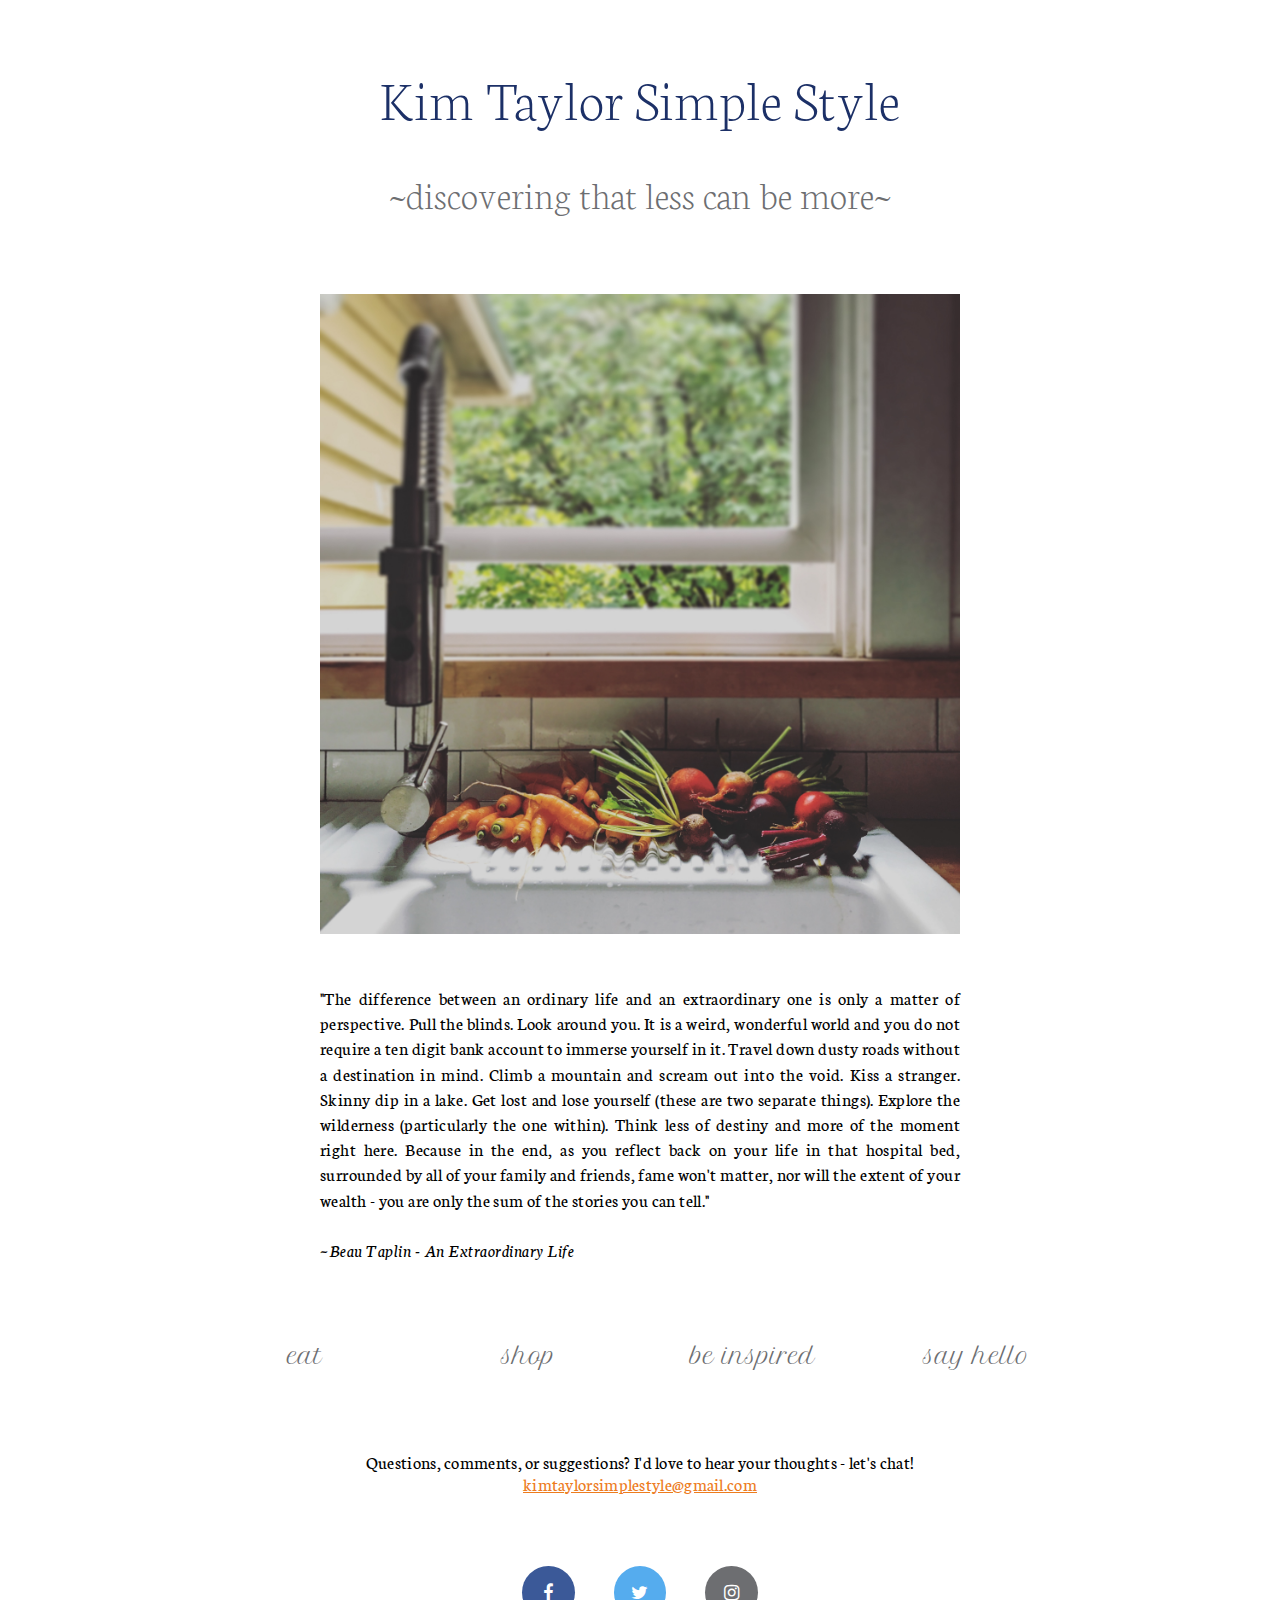
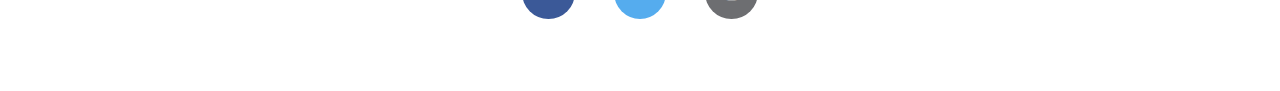
<file: final_project/index.html>
<!DOCTYPE html>
<html>
<head>

	<title>kim taylor simple style</title>
	<link rel="stylesheet" type="text/css" href="css/style.css">
	<link href="https://fonts.googleapis.com/css?family=Petit+Formal+Script" rel="stylesheet">
	<link rel="stylesheet" href="https://cdnjs.cloudflare.com/ajax/libs/font-awesome/4.7.0/css/font-awesome.min.css">
	<meta name="viewport" content="width=device-width, initialscale=1">
	<script src="https://ajax.googleapis.com/ajax/libs/jquery/3.2.1/jquery.min.js"></script>
</head>

<body>

	<header id="ss-header">

		<h1><a id="ss-logotype" href="index.html">Kim Taylor Simple Style</a></h1>
		
		<h2>~discovering that less can be more~</h2>
		
		<a href="#" id="menubutton">
			<i class="fa fa-bars" aria-hidden="true">
			</i></a>
		
		<nav class="clearfix" id="mobilemenunav">
			<a class="ss-navbutton" href="eat.html">
				<div>eat</div>
			</a>
			<a class="ss-navbutton" href="#shop">
				<div>shop</div>
			</a>
			<a class="ss-navbutton" href="#beinspired">
				<div>be inspired</div>
			</a>
			<a class="ss-navbutton" href="hello.html">
				<div>say hello</div>
			</a>
		</nav>

	</header>


	
	<section id="one">

		<a href="http://kimtaylorsimplestyle.com/">
			<img src="images/ktss_sink.jpg" alt="photo of sink" title="sink">
		</a>

		<blockquote>"The difference between an ordinary life and an extraordinary one is only a matter of perspective. Pull the blinds. Look around you. It is a weird, wonderful world and you do not require a ten digit bank account to immerse yourself in it. Travel down dusty roads without a destination in mind. Climb a mountain and scream out into the void. Kiss a stranger. Skinny dip in a lake. Get lost and lose yourself (these are two separate things). Explore the wilderness (particularly the one within). Think less of destiny and more of the moment right here. Because in the end, as you reflect back on your life in that hospital bed, surrounded by all of your family and friends, fame won't matter, nor will the extent of your wealth - you are only the sum of the stories you can tell."</blockquote>

		<cite>~Beau Taplin - An Extraordinary Life</cite>
	
	</section>

	<div>
		
	</div>

	<section id="navbuttons">

		<nav class="group clearfix">
			<a class="ss-navbutton" href="eat.html">
				<div>eat</div>
			</a>
			<a class="ss-navbutton" href="#shop">
				<div>shop</div>
			</a>
			<a class="ss-navbutton" href="#beinspired">
				<div>be inspired</div>
			</a>
			<a class="ss-navbutton" href="hello.html">
				<div>say hello</div>
			</a>
		</nav>

	</section>

	<footer> 
		
		<div class="Email">Questions, comments, or suggestions? I'd love to hear your thoughts - let's chat! </div>

		<div class="Email">
			<a id="Email" href="mailto:kimtaylorsimplestyle@gmail.com">kimtaylorsimplestyle@gmail.com</a>
		</div>

		<section id="fa">
			<a href="https://www.facebook.com/kimtaylorsimplestyle/" class="fa fa-facebook">
			</a>
			<a href="https://twitter.com/simplykimtay" class="fa fa-twitter">
			</a>
			<a href="https://www.instagram.com/kimtaylorsimplestyle/" class="fa fa-instagram">
			</a>
		</section>

	</footer>
	<script type="text/javascript">
		// A $( document ).ready() block.
$( document ).ready(function() {
    console.log( "ready!" );
    $( "#menubutton" ).click(function() {
  		$("#mobilemenunav").slideToggle();
	});
});

	</script>
</body>
</html>
</file>
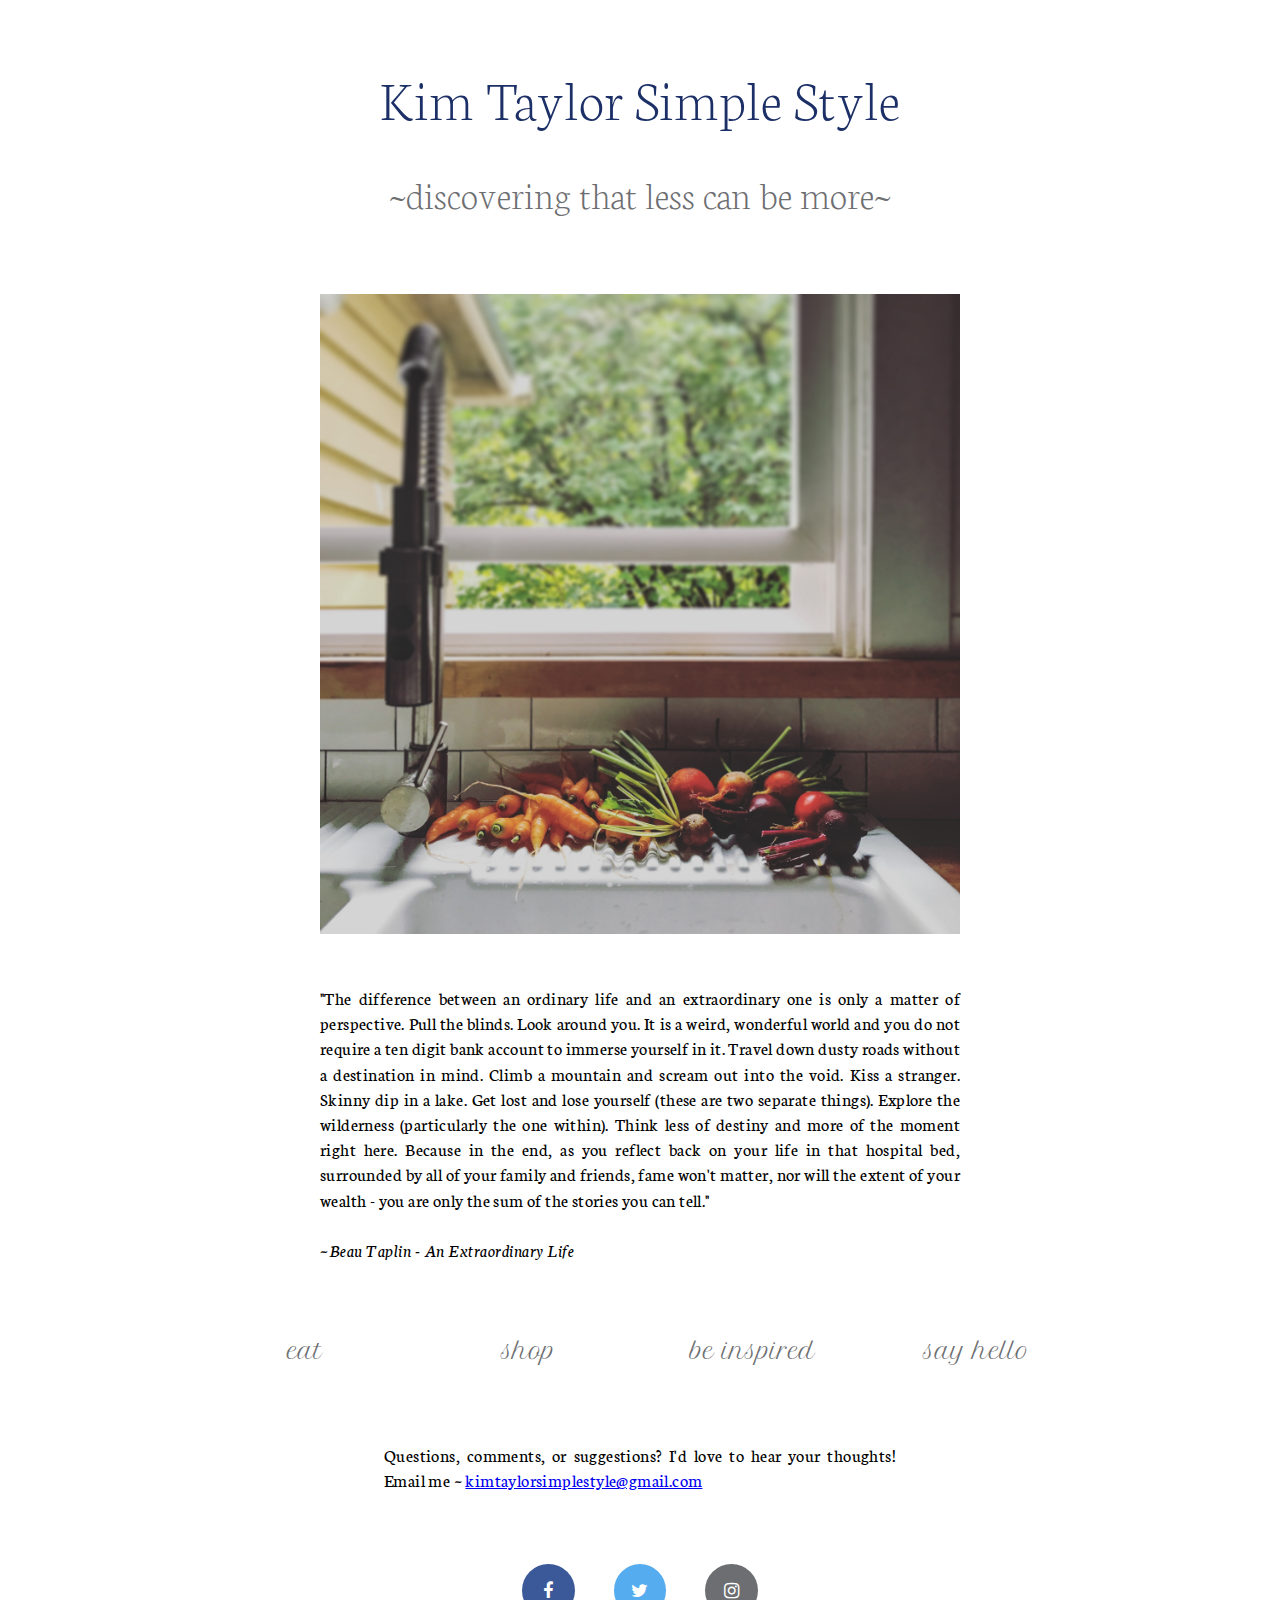
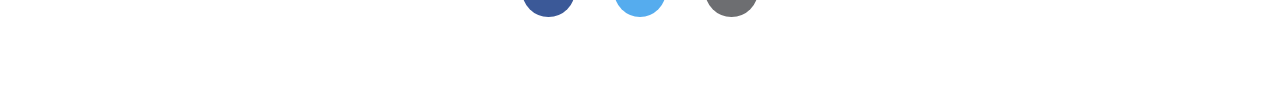
<file: test/index.html>
<!DOCTYPE html>
<html>
<head>

	<title>kim taylor simple style</title>
	<link rel="stylesheet" type="text/css" href="css/teststyle.css">
	<link href="https://fonts.googleapis.com/css?family=Petit+Formal+Script" rel="stylesheet">
	<link rel="stylesheet" href="https://cdnjs.cloudflare.com/ajax/libs/font-awesome/4.7.0/css/font-awesome.min.css">
	<meta name="viewport" content="width=device-width, initialscale=1">
	<script src="https://ajax.googleapis.com/ajax/libs/jquery/3.2.1/jquery.min.js"></script>
</head>

<body>

	<header id="ss-header">

		<h1><a id="ss-logotype" href="index.html">Kim Taylor Simple Style</a></h1>
		<h2>~discovering that less can be more~</h2>
		<a href="#" id="menubutton">
			<i class="fa fa-bars" aria-hidden="true">
			</i></a>
		
		<nav class="clearfix" id="mobilemenunav">
			<a class="ss-navbutton" href="eat.html">
				eat
			</a>
			<a class="ss-navbutton" href="#shop">
				shop
			</a>
			<a class="ss-navbutton" href="#beinspired">
				be inspired
			</a>
			<a class="ss-navbutton" href="hello.html">
				say hello
			</a>
		</nav>
	</header>


	
	<section id="one">

		<a href="http://kimtaylorsimplestyle.com/">
			<img src="images/ktss_sink.jpg" alt="photo of sink" title="sink">
		</a>

		<blockquote>"The difference between an ordinary life and an extraordinary one is only a matter of perspective. Pull the blinds. Look around you. It is a weird, wonderful world and you do not require a ten digit bank account to immerse yourself in it. Travel down dusty roads without a destination in mind. Climb a mountain and scream out into the void. Kiss a stranger. Skinny dip in a lake. Get lost and lose yourself (these are two separate things). Explore the wilderness (particularly the one within). Think less of destiny and more of the moment right here. Because in the end, as you reflect back on your life in that hospital bed, surrounded by all of your family and friends, fame won't matter, nor will the extent of your wealth - you are only the sum of the stories you can tell."</blockquote>

		<cite>~Beau Taplin - An Extraordinary Life</cite>
	
	</section>

	<div>
		
	</div>

	<section id="navbuttons">

		<nav class="group clearfix">
			<a class="ss-navbutton" href="eat.html">
				eat
			</a>
			<a class="ss-navbutton" href="#shop">
				shop
			</a>
			<a class="ss-navbutton" href="#beinspired">
				be inspired
			</a>
			<a class="ss-navbutton" href="hello.html">
				say hello
			</a>
		</nav>

	</section>

	<footer> 
		
		<p>Questions, comments, or suggestions? I'd love to hear your thoughts! Email me ~
			<a id="Email" href="mailto:kimtaylorsimplestyle@gmail.com">kimtaylorsimplestyle@gmail.com</a>
		</p>

		<section id="fa">
			<a href="https://www.facebook.com/kimtaylorsimplestyle/" class="fa fa-facebook">
			</a>
			<a href="https://twitter.com/simplykimtay" class="fa fa-twitter">
			</a>
			<a href="https://www.instagram.com/kimtaylorsimplestyle/" class="fa fa-instagram">
			</a>
		</section>

	</footer>
	<script type="text/javascript">
		// A $( document ).ready() block.
$( document ).ready(function() {
    console.log( "ready!" );
    $( "#menubutton" ).click(function() {
  		$("#mobilemenunav").slideToggle();
	});
});

	</script>
</body>
</html>
</file>
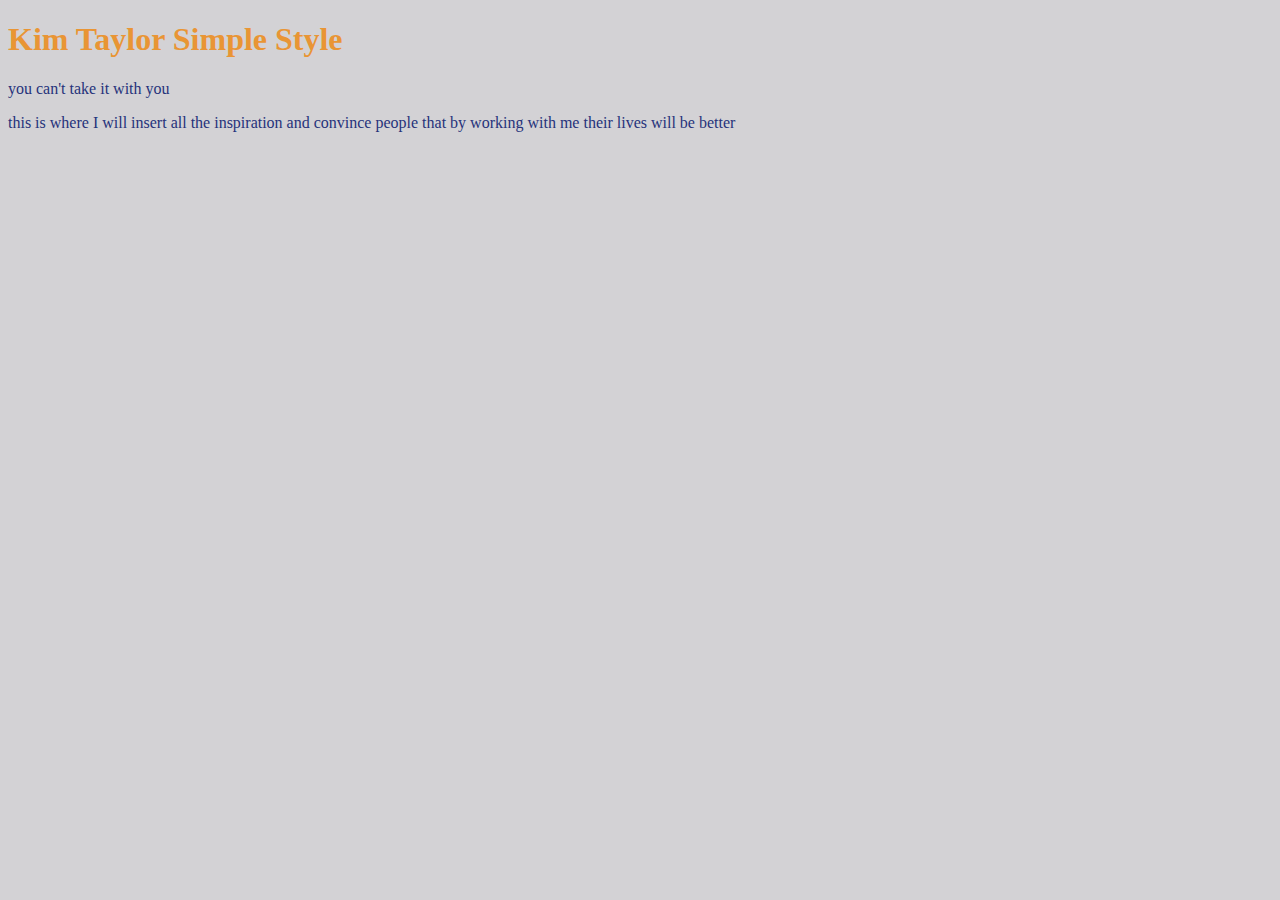
<file: unit_1/index.html>
<!DOCTYPE html>
<html>
<head>
	<title>kim taylor simple style</title>
	<link rel="stylesheet" type="text/css" href="css/style.css">
</head>
<body>
	<h1>Kim Taylor Simple Style</h1>
	<p>you can't take it with you</p>
	<p>this is where I will insert all the inspiration and convince people that by working with me their lives will be better</p>
</body>
</html>
</file>
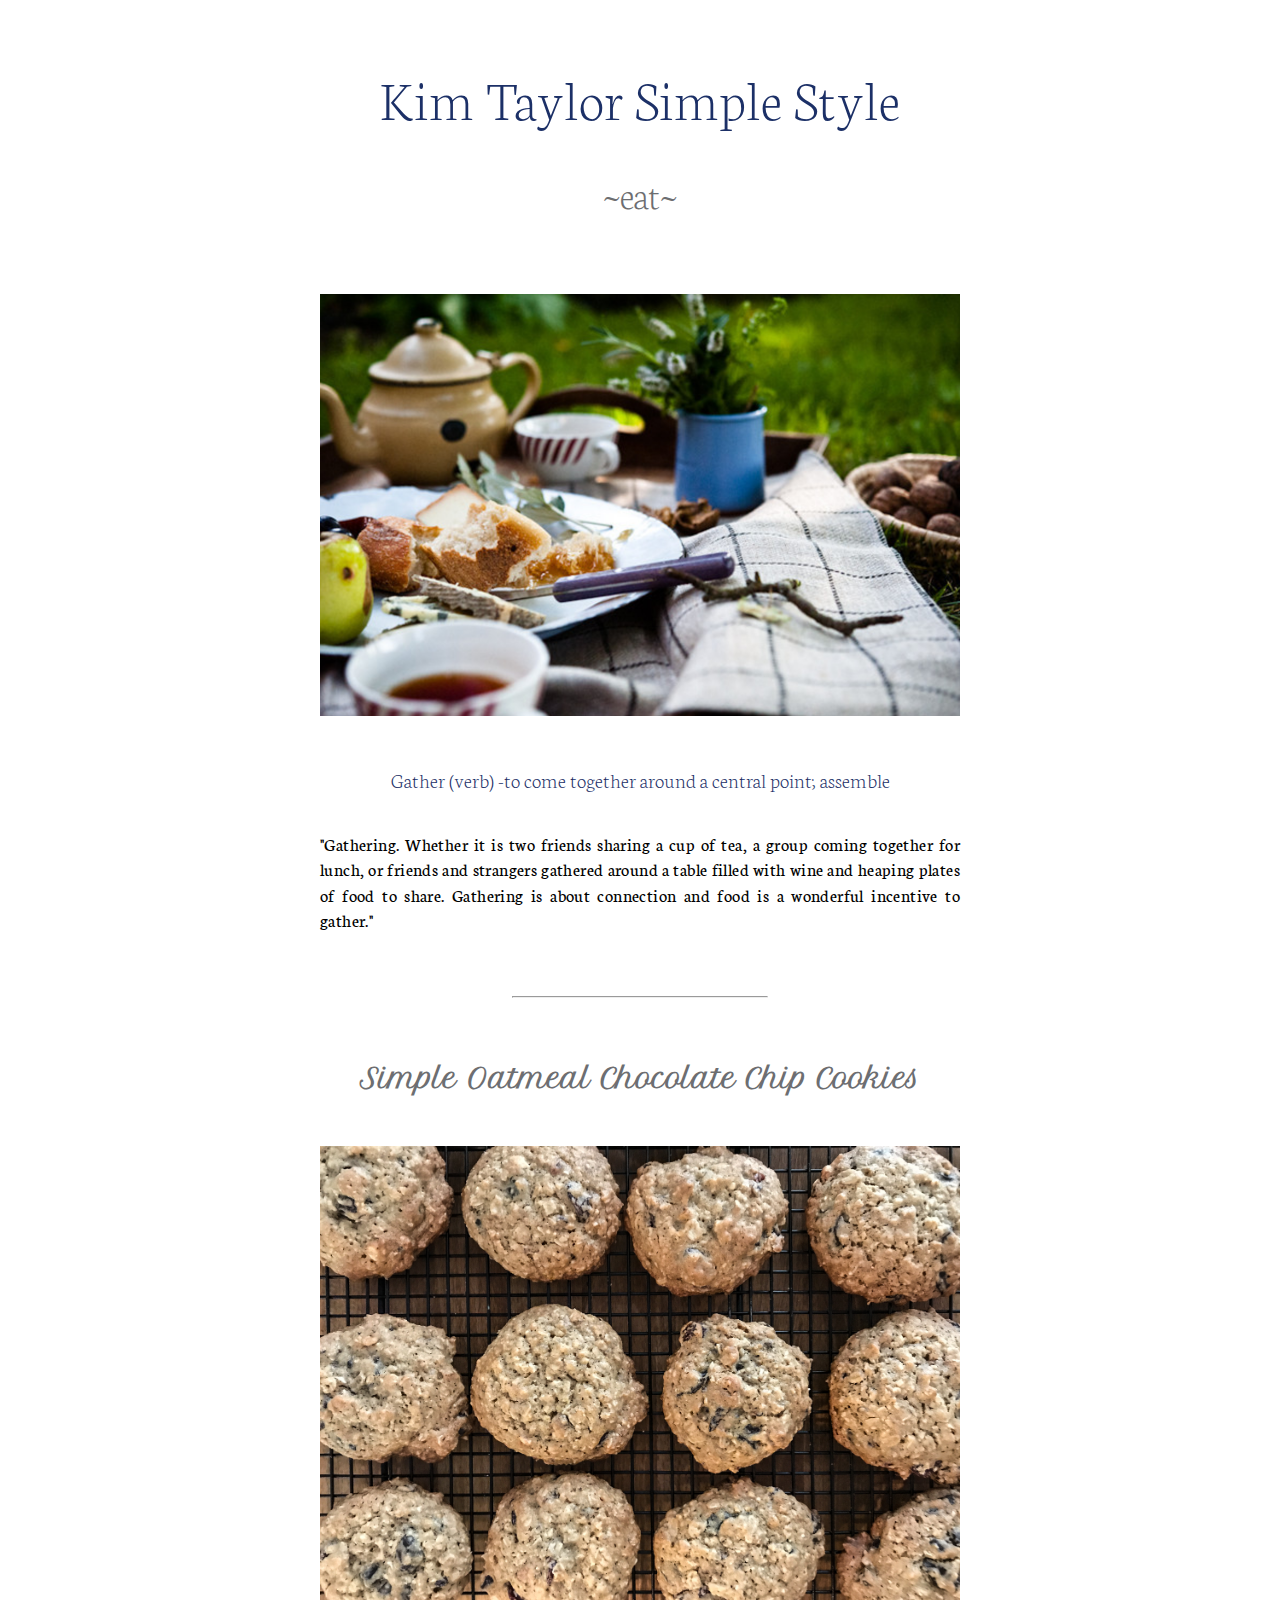
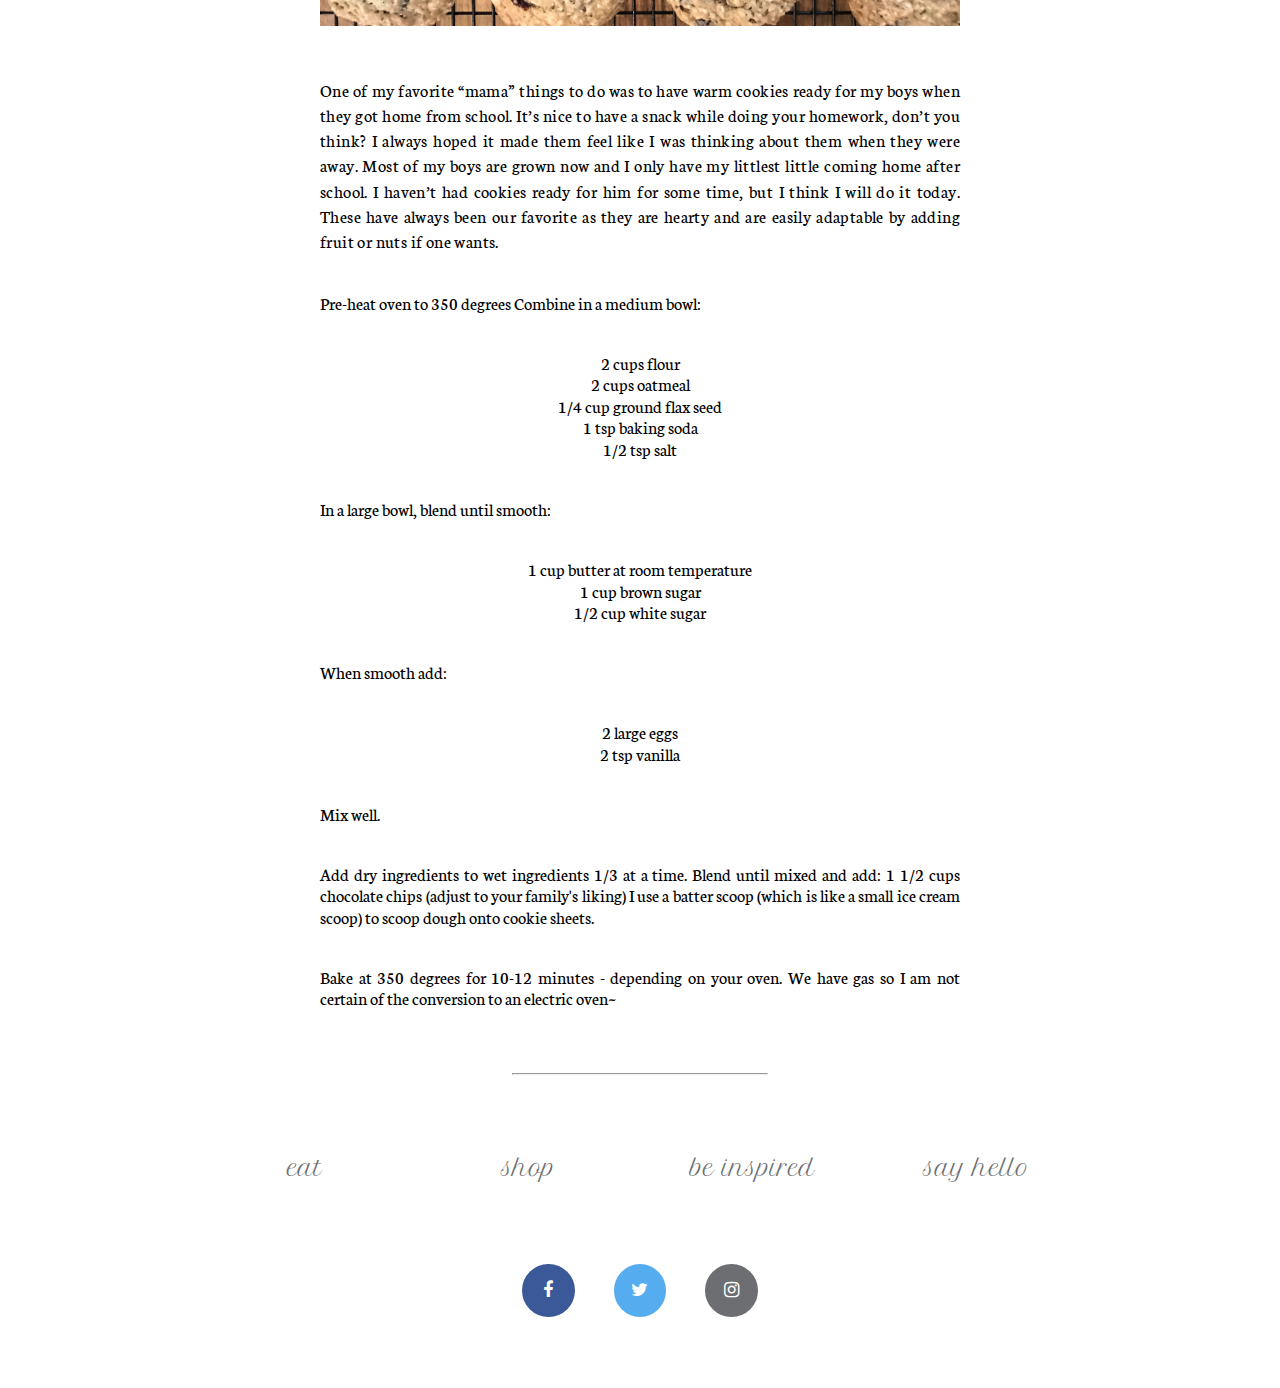
<file: final_project/eat.html>
<!DOCTYPE html>
<html>
<head>

	<title>kim taylor simple style</title>
	<link rel="stylesheet" type="text/css" href="css/style.css">
	<link href="https://fonts.googleapis.com/css?family=Petit+Formal+Script" rel="stylesheet">
	<link rel="stylesheet" href="https://cdnjs.cloudflare.com/ajax/libs/font-awesome/4.7.0/css/font-awesome.min.css">
	<meta name="viewport" content="width=device-width, initialscale=1">
	<script src="https://ajax.googleapis.com/ajax/libs/jquery/3.2.1/jquery.min.js"></script>
</head>

<body>

	<header id="ss-header">
		
		<h1><a id="ss-logotype" href="index.html">Kim Taylor Simple Style</a></h1>
		
		<h2>~eat~</h2>
		
		
		<a href="#" id="menubutton">
			<i class="fa fa-bars" aria-hidden="true">
			</i></a>
		
		<nav class="clearfix" id="mobilemenunav">
			<a class="ss-navbutton" href="eat.html">
				<div>eat</div>
			</a>
			<a class="ss-navbutton" href="#shop">
				<div>shop</div>
			</a>
			<a class="ss-navbutton" href="#beinspired">
				<div>be inspired</div>
			</a>
			<a class="ss-navbutton" href="hello.html">
				<div>say hello</div>
			</a>
		</nav>
	</header>


	
	<section id="one">

		<a href="http://kimtaylorsimplestyle.com/">
			<img src="images/ktss_picnic.jpg" alt="photo of picnic" title="simple picnic">
		</a>

		<h4>Gather (verb) -to come together around a central point; assemble</h4>
		<blockquote>"Gathering. Whether it is two friends sharing a cup of tea, a group coming together for lunch, or friends and strangers gathered around a table filled with wine and heaping plates of food to share. Gathering is about connection and food is a wonderful incentive to gather."</blockquote>

		
	
	</section>

	<hr class="linedivision">

	<div id="two">

		
	</div>

	<section>

		<h3>Simple Oatmeal Chocolate Chip Cookies</h3>

		<a href="http://kimtaylorsimplestyle.com/">
			<img src="images/ktss_chchipcookies.jpg" alt="photo of cookies" title="simple cookies">
		</a>

		<p> One of my favorite “mama” things to do was to have warm cookies ready for my boys when they got home from school. It’s nice to have a snack while doing your homework, don’t you think? I always hoped it made them feel like I was thinking about them when they were away.  Most of my boys are grown now and I only have my littlest little coming home after school. I haven’t had cookies ready for him for some time, but I think I will do it today. These have always been our favorite as they are hearty and are easily adaptable by adding fruit or nuts if one wants.
		</p>

		
	<section>

		<div class="recipes">
			Pre-heat oven to 350 degrees

			Combine in a medium bowl:
		</div>
		
		
		<ul>
			<li>2 cups flour</li>
			<li>2 cups oatmeal</li>
			<li>1/4 cup ground flax seed</li>
			<li>1 tsp baking soda</li>
			<li>1/2 tsp salt</li>
		</ul>

		<div class="recipes">
			In a large bowl, blend until smooth:</div>
	
		<ul>
			<li>1 cup butter at room temperature</li>
			<li>1 cup brown sugar</li>
			<li>1/2 cup white sugar</li>
		</ul>

		<div class="recipes">When smooth add:</div>

		<ul>
			<li>2 large eggs</li>
			<li>2 tsp vanilla</li>
		</ul>
		
		<div class="recipes">
			Mix well.</div>

			

		<div class="recipes">Add dry ingredients to wet ingredients 1/3 at a time.  Blend until mixed and add:
			1 1/2 cups chocolate chips (adjust to your family's liking)
			I use a batter scoop (which is like a small ice cream scoop) to scoop dough onto cookie sheets.

		</div>

		<div class="recipes">Bake at 350 degrees for 10-12 minutes - depending on your oven.  We have gas so I am 	not certain of the conversion to an electric oven~
		</div>

	</section>

	<hr class="linedivision">
			
	</section>

	<section id="navbuttons">

		<nav class="group clearfix">
			<a class="ss-navbutton" href="eat.html">
				<div>eat</div>
			</a>
			<a class="ss-navbutton" href="#shop">
				<div>shop</div>
			</a>
			<a class="ss-navbutton" href="#beinspired">
				<div>be inspired</div>
			</a>
			<a class="ss-navbutton" href="hello.html">
				<div>say hello</div>
			</a>
		</nav>

	</section>

	<footer> 

		<section id="fa">
			<a href="https://www.facebook.com/kimtaylorsimplestyle/" class="fa fa-facebook">
			</a>
			<a href="https://twitter.com/simplykimtay" class="fa fa-twitter">
			</a>
			<a href="https://www.instagram.com/kimtaylorsimplestyle/" class="fa fa-instagram">
			</a>
		</section>

	</footer>
	<script type="text/javascript">
		// A $( document ).ready() block.
$( document ).ready(function() {
    console.log( "ready!" );
    $( "#menubutton" ).click(function() {
  		$("#mobilemenunav").slideToggle();
	});
});

	</script>
</body>
</html>
</file>
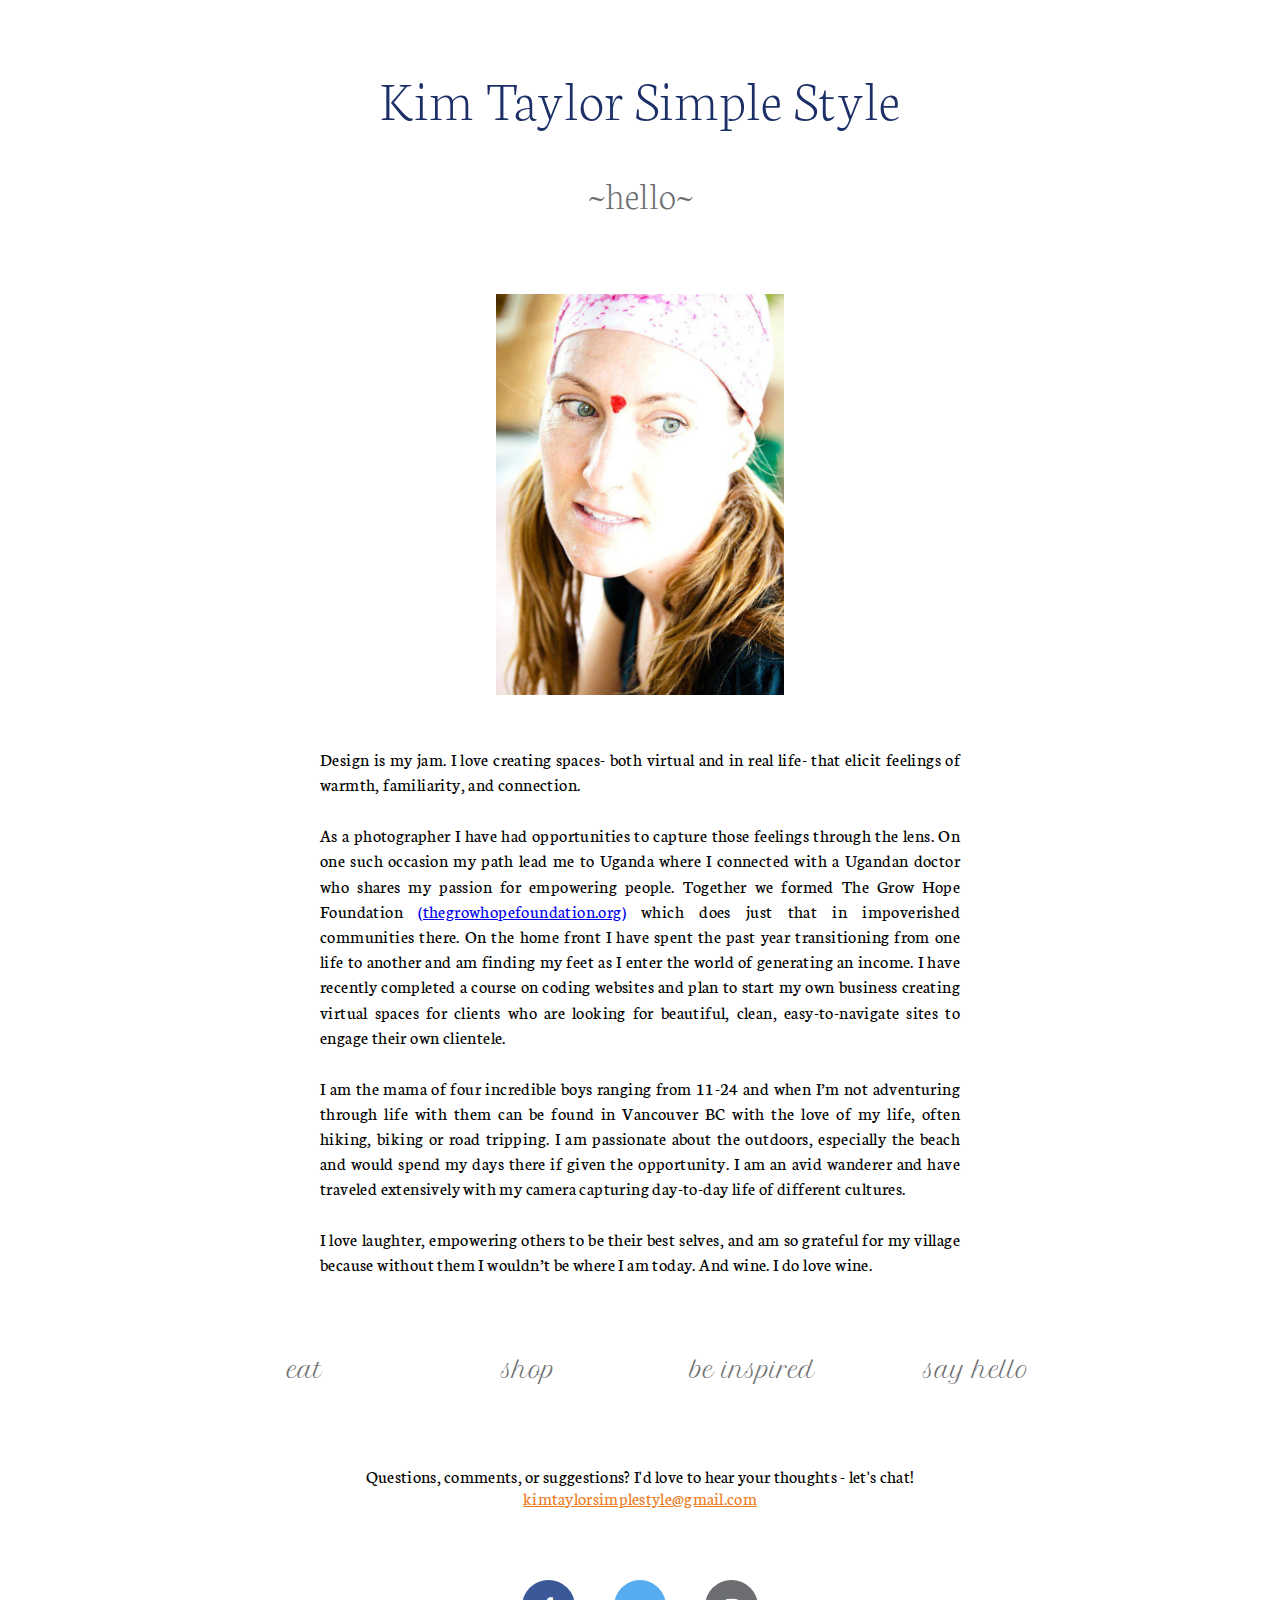
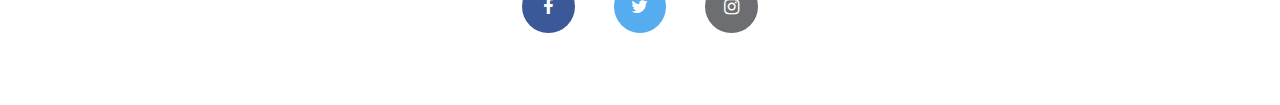
<file: final_project/hello.html>
<!DOCTYPE html>
<html>
<head>

	<title>kim taylor simple style</title>
	<link rel="stylesheet" type="text/css" href="css/style.css">
	<link href="https://fonts.googleapis.com/css?family=Petit+Formal+Script" rel="stylesheet">
	<link rel="stylesheet" href="https://cdnjs.cloudflare.com/ajax/libs/font-awesome/4.7.0/css/font-awesome.min.css">
	<meta name="viewport" content="width=device-width, initialscale=1">
	<script src="https://ajax.googleapis.com/ajax/libs/jquery/3.2.1/jquery.min.js"></script>
</head>

<body>

	<header id="ss-header">

		<h1><a id="ss-logotype" href="index.html">Kim Taylor Simple Style</a></h1>
		<h2>~hello~</h2>
		<a href="#" id="menubutton">
			<i class="fa fa-bars" aria-hidden="true">
			</i></a>
		<nav class="clearfix" id="mobilemenunav">
			<a class="ss-navbutton" href="eat.html">
				<div>eat</div>
			</a>
			<a class="ss-navbutton" href="#shop">
				<div>shop</div>
			</a>
			<a class="ss-navbutton" href="#beinspired">
				<div>be inspired</div>
			</a>
			<a class="ss-navbutton" href="hello.html">
				<div>say hello</div>
			</a>
		</nav>
	</header>


	<section>

		<a id="profilepic" href="http://kimtaylorsimplestyle.com/">
			<img src="images/kimwithbindi.jpg" alt="photo of kim" title="kim">
		</a>

		<p>Design is my jam. I love creating spaces- both virtual and in real life- that elicit feelings of warmth, familiarity, and connection.</p>

		<p>As a photographer I have had opportunities to capture those feelings through the lens. On one such occasion my path lead me to Uganda where I connected with a Ugandan doctor who shares my passion for empowering people.  Together we formed The Grow Hope Foundation <a id="GHwebsite" href="https://www.thegrowhopefoundation.org">(thegrowhopefoundation.org)</a> which does just that in impoverished communities there.  On the home front I have spent the past year transitioning from one life to another and am finding my feet as I enter the world of generating an income.  I have recently completed a course on coding websites and plan to start my own business creating virtual spaces for clients who are looking for beautiful, clean, easy-to-navigate sites to engage their own clientele.
		</p>
			
		
		<p>I am the mama of four incredible boys ranging from 11-24 and when I’m not adventuring through life with them can be found in Vancouver BC with the love of my life, often hiking, biking or road tripping.  I am passionate about the outdoors, especially the beach and would spend my days there if given the opportunity. I am an avid wanderer and have traveled extensively with my camera capturing day-to-day life of different cultures.</p>  
		
			
		
		<p>I love laughter, empowering others to be their best selves, and am so grateful for my village because without them I wouldn’t be where I am today.  And wine.  I do love wine.</p>

		
	
	</section>

	<div>
		
	</div>

	<section id="navbuttons">

		<nav class="group clearfix">
			<a class="ss-navbutton" href="eat.html">
				<div>eat</div>
			</a>
			<a class="ss-navbutton" href="#shop">
				<div>shop</div>
			</a>
			<a class="ss-navbutton" href="#beinspired">
				<div>be inspired</div>
			</a>
			<a class="ss-navbutton" href="hello.html">
				<div>say hello</div>
			</a>
		</nav>

	</section>

	<footer> 
		
		<div class="Email">Questions, comments, or suggestions? I'd love to hear your thoughts - let's chat! </div>

		<div class="Email">
			<a id="Email" href="mailto:kimtaylorsimplestyle@gmail.com">kimtaylorsimplestyle@gmail.com</a>
		</div>

		<section id="fa">
			<a href="https://www.facebook.com/kimtaylorsimplestyle/" class="fa fa-facebook">
			</a>
			<a href="https://twitter.com/simplykimtay" class="fa fa-twitter">
			</a>
			<a href="https://www.instagram.com/kimtaylorsimplestyle/" class="fa fa-instagram">
			</a>
		</section>
	<script type="text/javascript">
		// A $( document ).ready() block.
$( document ).ready(function() {
    console.log( "ready!" );
    $( "#menubutton" ).click(function() {
  		$("#mobilemenunav").slideToggle();
	});
});

	</script>
</body>
</html>
</file>
<file: final_project/css/style.css>
@import url('https://fonts.googleapis.com/css?family=Neuton:200,400,400i,700');
@import url(https://fonts.googleapis.com/css?family=Petit+Formal+Script);
*{
	margin: 0;
	padding: 0;
	box-sizing: border-box;
}
body {
	background-color: #fff;
	font-family: 'Neuton', serif;
	font-size: 18px; 
	line-height: 1.2;
}

header {
	padding: 2%;
	text-align: center;
}

h1 {
	color: #1C3067;
	font-size: 3.25em; 
	font-family: 'Neuton', serif; 
	font-style: normal;
	font-weight: lighter; 
	text-align: center;
	margin: 3%;
}

h2 {
	color: #6D6E71;
	font-family: 'Neuton', serif;
	font-size: 2.2em;
	text-align: center; 
	font-style: normal;
	font-weight: lighter;
}

#ss-logotype {
  	color: #1C3067;
  	text-align: center;
  	text-decoration: none;
  	display: block;
}

#menubutton {
	display: none;
}

#mobilemenunav {
	display: none;
}

h3 {
	color: #6D6E71;
	font-family: 'Petit Formal Script', cursive;
	font-size: 1.5em;
	text-align: center;
}

h4 {
	color: #1C3067; 
	font-family: 'Neuton', serif;
	font-size: 1.2em;
	text-align: center; 
	font-style: normal;
	font-weight: lighter;
}


img {
	display: block;
	margin: auto;
	width: 50%;
	margin-top: 4%;
	margin-bottom: 4%;
}

.clearfix:after {
	visibility: hidden;
	display: block;
	font-size: 0;
	content: " ";
	clear: both;
	height: 0;
}


#profilepic {
	display: block;
	margin: auto;
	width: 45%;
	margin-top: 4%;
	margin-bottom: 4%;
}

blockquote {
	text-align: justify;
	font-family: 'Neuton', serif;
	line-height: 140%;
	letter-spacing: .4px;
	margin-top: 3%;
	margin-left: 25%;
	margin-right: 25%;
	margin-bottom: 2%;
	border-bottom: 2%;
}

.linedivision {
	width: 20%;
	color: #1C3067;
	text-align: center;
	margin: 5% auto;
}

p {
	text-align: justify;
	font-family: 'Neuton', serif;
	line-height: 140%;
	letter-spacing: .4px;
	margin-top: 2%;
	margin-left: 25%;
	margin-right: 25%;
	margin-bottom: 2%;
}

cite {
	text-align: justify;
	font-family: 'Neuton', serif;
	line-height: 140%;
	letter-spacing: .5px;
	margin-top: 4%;
	margin-left: 25%;
	margin-right: 25%;
	margin-bottom: 6%;

}

div {
	height: 6%;
}

.recipes {
	text-align: justify;
	margin: 3% auto;
	width: 80%;
	max-width: 50%
}


ul {
	font-size: 1em;
	text-align: center;
}

nav {
	background-color: #fff;
  	font-family: 'Petit Formal Script', cursive;
  	font-size: 1.2em;
  	width: 70%;
  	margin: 6% auto;
}

.ss-navbutton {
  	color: #6D6E71;
  	text-align: center;
  	text-decoration: none;
  	display: block;
  	float: left;
  	width: 25%;
}

.ss-navbutton div {
	background-color: #fff;
	max-width: 75%;
	margin:0 auto;
	padding: 2%;
}

.ss-navbutton:hover {
  	background-color: #fff;
  	color: #ED7C1E;
}

footer {
	background-color: #fff;
	font-size: 1em;
	font-family: 'Neuton', serif;
	text-align: center;
	letter-spacing: .3px;
	width: 100%;
	max-width: 80%;
	margin: 3% auto;
}

#Email {
	color: #ED7C1E;
	text-align: center;
}

.Email {
	text-align: center;
}

#fa {
	margin: 7%;
	vertical-align: middle;
}

.fa {
	padding: 2%;
	font-size: 3%;
	width: 6%;
	text-align: center;
	text-decoration: none;
	border-radius: 50%;
}

.fa-facebook {
	background: #3B5998;
	color: white;
	margin: 0 2%;
}

.fa-twitter {
	background: #55ACEE;
	color: white;
	margin: 0 2%;
}

.fa-instagram {
	background: #6D6E71;
	color: white;
	margin: 0 2%;
}

.fa:hover {
  	opacity: 0.7;
}

main {
	padding: 2%;
}


@media only screen and (max-width: 768px) {
	body {
		font-size: 14px;
	}
	.ss-navbutton {
		float: none;
		width: auto;
	}
	.fa {
		width: 7%;
	}
}

@media only screen and (max-width: 480px) {
	body {
		font-size: 13px;
	}
	.fa {
		width: 8%;
	}
	#menubutton {
		display: block;
		color: #6D6E71;
	}
	
	#navbuttons {
		display: none;
	}

}
</file>
<file: test/css/teststyle.css>
@import url('https://fonts.googleapis.com/css?family=Neuton:200,400,400i,700');
@import url(https://fonts.googleapis.com/css?family=Petit+Formal+Script);
*{
	margin: 0;
	padding: 0;
	box-sizing: border-box;
}
body {
	background-color: #fff;
	font-family: 'Neuton', serif;
	font-size: 18px; 
	line-height: 1.2;
}

header {
	padding: 2%;
	text-align: center;
}

h1 {
	color: #1C3067;
	font-size: 3.25em; 
	font-family: 'Neuton', serif; 
	font-style: normal;
	font-weight: lighter; 
	text-align: center;
	margin: 3%;
}

h2 {
	color: #6D6E71; 
	font-family: 'Neuton', serif;
	font-size: 2.2em;
	text-align: center; 
	font-style: normal;
	font-weight: lighter;
}

#ss-logotype {
  	color: #1C3067;
  	text-align: center;
  	text-decoration: none;
  	display: block;
}

#menubutton {
	display: none;
}

#mobilemenunav {
	display: none;
}

h3 {
	color: #6D6E71;
	font-family: 'Petit Formal Script', cursive;
	font-size: 1.5em;
	text-align: center;
}

h4 {
	color: #1C3067; 
	font-family: 'Neuton', serif;
	font-size: 1.2em;
	text-align: center; 
	font-style: normal;
	font-weight: lighter;
}


img {
	display: block;
	margin: auto;
	width: 50%;
	margin-top: 4%;
	margin-bottom: 4%;
}

.clearfix:after {
	visibility: hidden;
	display: block;
	font-size: 0;
	content: " ";
	clear: both;
	height: 0;
}

#profilepic {
	display: block;
	margin: auto;
	width: 45%;
	margin-top: 4%;
	margin-bottom: 4%;
}

blockquote {
	text-align: justify;
	font-family: 'Neuton', serif;
	line-height: 140%;
	letter-spacing: .4px;
	margin-top: 3%;
	margin-left: 25%;
	margin-right: 25%;
	margin-bottom: 2%;
	border-bottom: 2%;
}

.linedivision {
	width: 20%;
	color: #1C3067;
	text-align: center;
	margin: 5% auto;
}

p {
	text-align: justify;
	font-family: 'Neuton', serif;
	line-height: 140%;
	letter-spacing: .4px;
	margin-top: 2%;
	margin-left: 25%;
	margin-right: 25%;
	margin-bottom: 2%;
}

cite {
	text-align: justify;
	font-family: 'Neuton', serif;
	line-height: 140%;
	letter-spacing: .5px;
	margin-top: 4%;
	margin-left: 25%;
	margin-right: 25%;
	margin-bottom: 6%;

}

div {
	height: 6%;
}

ul {
	font-size: 1em;
	text-align: center;
}

nav {
  	background-color: #fff;
  	font-family: 'Petit Formal Script', cursive;
  	font-size: 1.2em;
  	max-width: 70%;
  	margin: 6% auto;
}

.ss-navbutton {
  	color: #6D6E71;
  	text-align: center;
  	text-decoration: none;
  	display: block;
  	float: left;
  	width: 25%;
}

.ss-navbutton div {
	background-color: #fff;
	max-width: 75%;
	margin:0 auto;
	padding: 2%;
}

.ss-navbutton:hover {
  	background-color: #fff;
  	color: #ED7C1E;
}

footer {
	background-color: #fff;
	font-size: 1em;
	font-family: 'Neuton', serif;
	text-align: center;
	letter-spacing: .3px;
	width: 100%;
	max-width: 80%;
	margin: 3% auto;
}


#email {
	color: #ED7C1E;
}

#fa {
	margin: 7%;
	vertical-align: middle;
}

.fa {
	padding: 2%;
	font-size: 3%;
	width: 6%;
	text-align: center;
	text-decoration: none;
	border-radius: 50%;
}

.fa-facebook {
	background: #3B5998;
	color: white;
	margin: 0 2%;
}

.fa-twitter {
	background: #55ACEE;
	color: white;
	margin: 0 2%;
}

.fa-instagram {
	background: #6D6E71;
	color: white;
	margin: 0 2%;
}

.fa:hover {
  	opacity: 0.7;
}

main {
	padding: 2%;
}

@media only screen and (max-width: 768px) {
	body {
		font-size: 14px;
	}
	.ss-navbutton {
		float: none;
		width: auto;
	}
	.fa {
		width: 7%;
	}
}

@media only screen and (max-width: 480px) {
	body {
		font-size: 13px;
	}
	.fa {
		width: 8%;
	}
	#menubutton {
		display: block;
		color: #6D6E71;
	}
	
	#navbuttons {
		display: none;
	}

}
</file>
<file: unit_1/css/style.css>
body {
	background-color: #D3D2D5;
}

h1 {
	color: #E99534;
}
p {
	color: #26327B;
}
</file>
